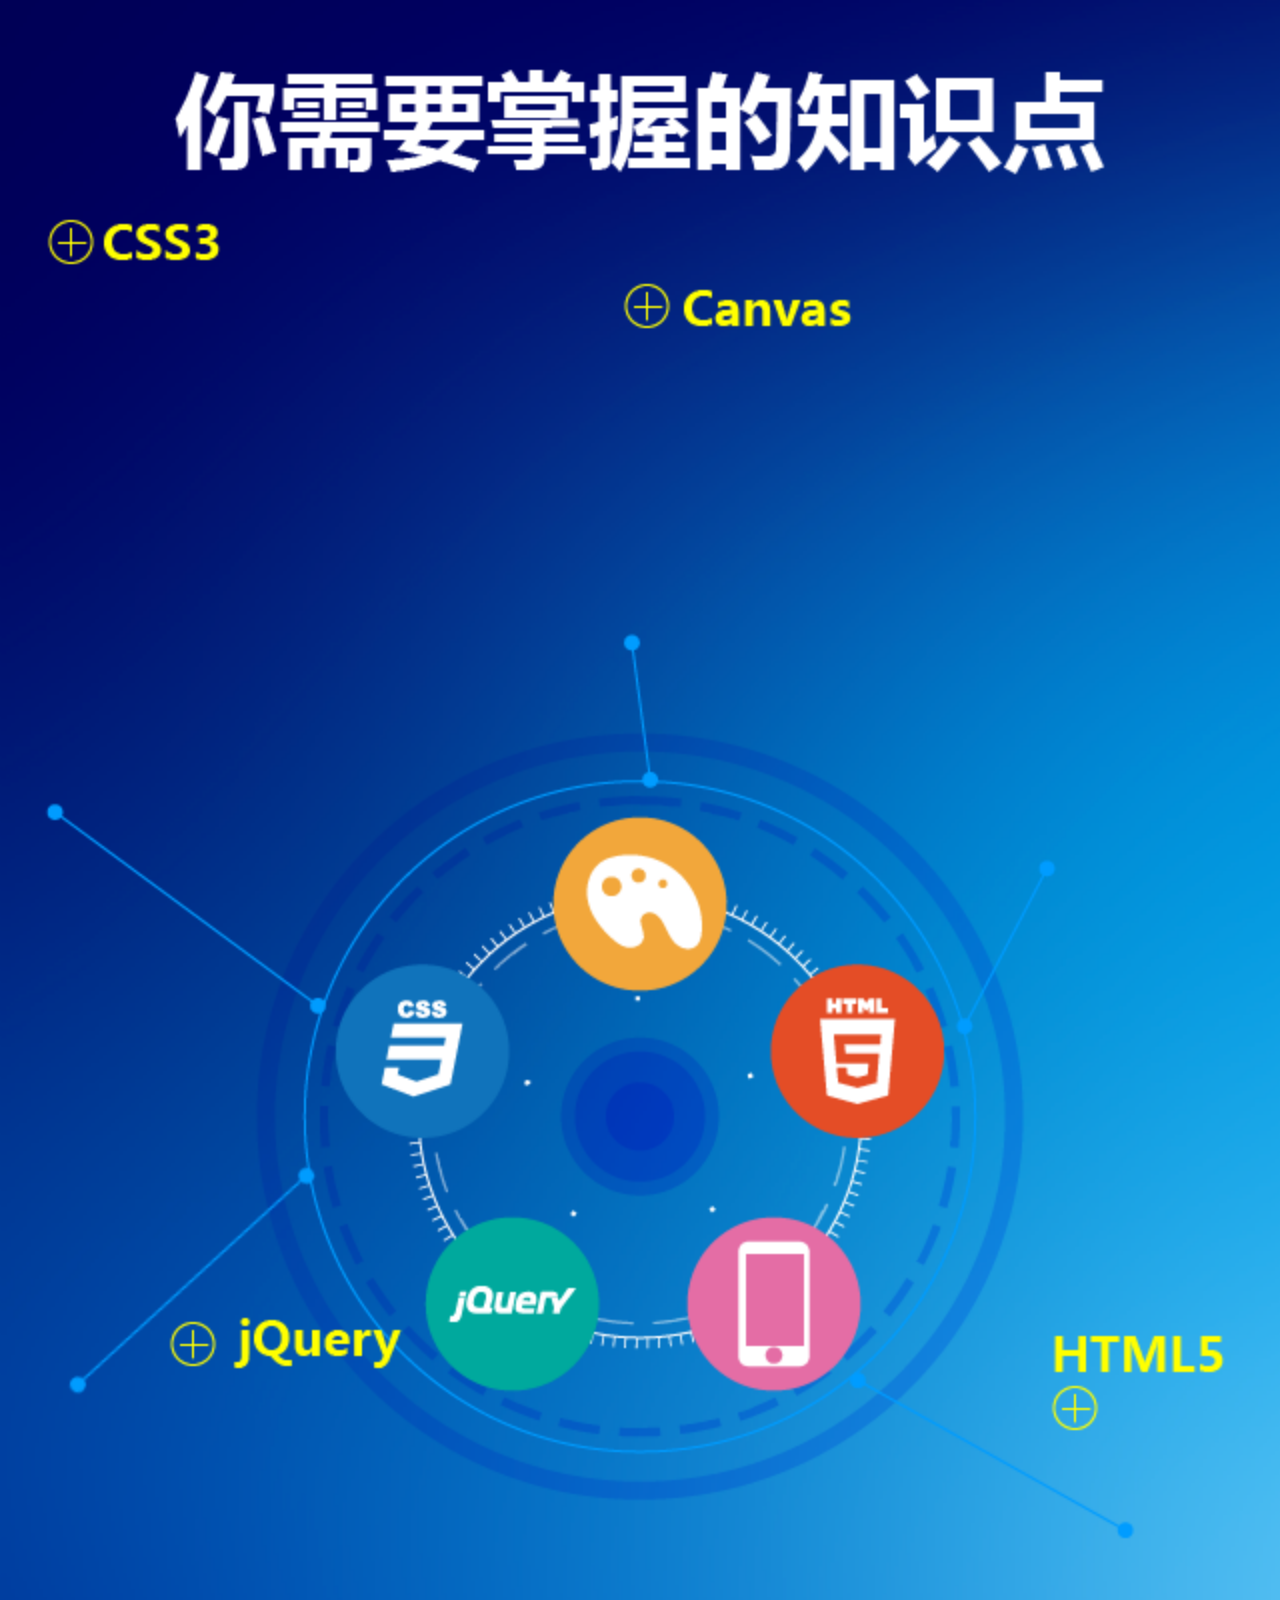
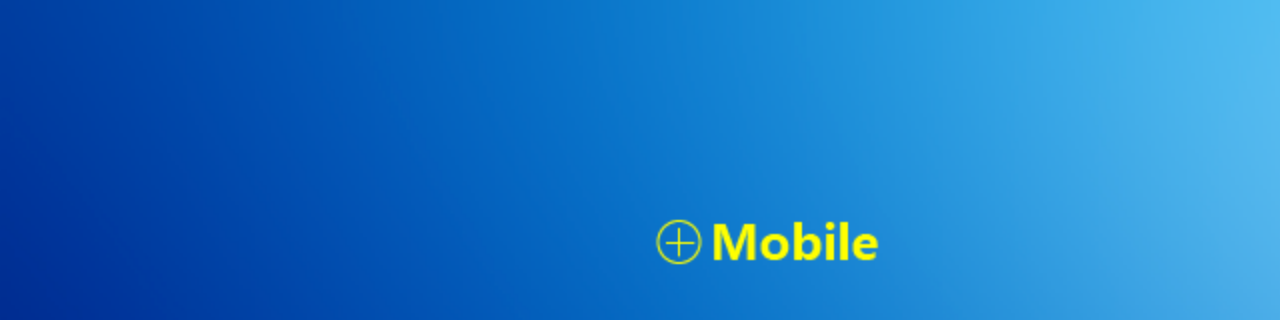
<file: 移动端/上下场景转换/index.html>
<!DOCTYPE html>
<html lang="en">
<head>
    <meta charset="UTF-8">
    <meta name="viewport"
          content="width=device-width, user-scalable=no, initial-scale=1.0, maximum-scale=1.0, minimum-scale=1.0">
    <title>Title</title>
    <link rel="stylesheet" href="index.css">
</head>
<body>

<div id="main">
    <ul id="list">
        <li></li>
        <li></li>
        <li></li>
        <li></li>
    </ul>
</div>




<script src="index.js"></script>
</body>
</html>
</file>
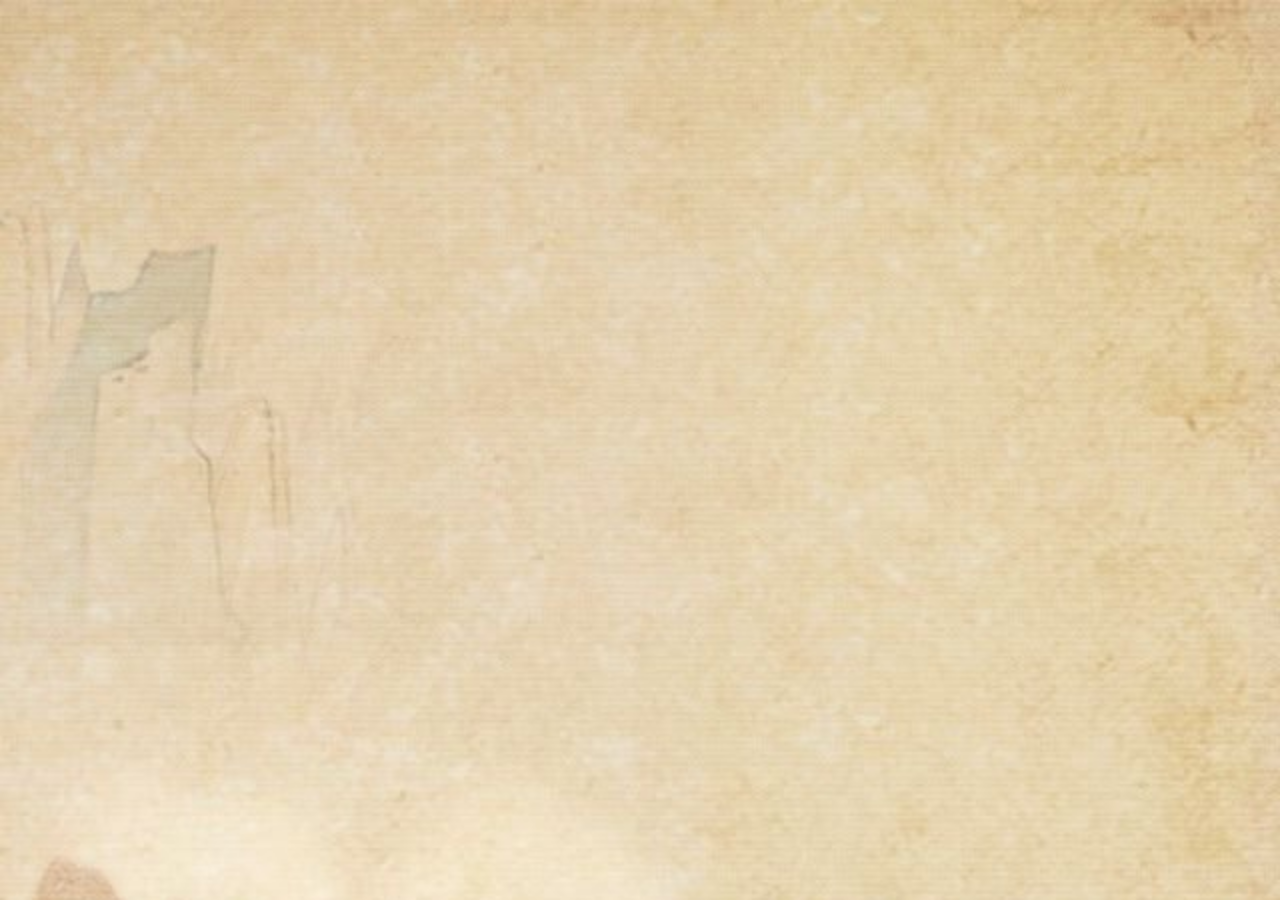
<file: 移动端/微信场景应用/index.html>
<!DOCTYPE html>
<html>
<head>
    <meta charset="UTF-8">
    <meta name="viewport"
          content="width=device-width, user-scalable=no, initial-scale=1.0, maximum-scale=1.0, minimum-scale=1.0"/>
    <meta name="format-detection" content="telephone=no"/>
    <meta name="apple-mobile-web-app-capable" content="yes"/>
    <meta name="apple-mobile-web-app-status-bar-style" content="black"/>
    <title>珠峰培训</title>
    <link charset="utf-8" type="text/css" rel="stylesheet" href="css/reset.min.css"/>
    <link charset="utf-8" type="text/css" rel="stylesheet" href="css/swiper.min.css"/>
    <link charset="utf-8" type="text/css" rel="stylesheet" href="css/index.css"/>
</head>
<body>
<section class="music" id="music">
    <!--
        preload:auto(默认值) 加载页面的时候就开始下载整个音频文件了  metadata开始加载页面的时候只是把头部基本信息加载下来  none开始加载页面的时候什么都不下载,只有播放的时候才开始下载(平时应该都用none,这样打开页面速度不会变慢)
        loop:播放完成后重复继续播放
        autoplay:自动播放

        音频文件支持三种格式:mp3、wav、ogg,但是每一种格式都有个别浏览器不支持,所以想让支持的完善,我们需要准备三种音频格式
        移动端我们一般使用MP3的格式就可以了
    -->
    <audio id="musicAudio" preload="none" loop src="audioFile/beyond.mp3"/>
    <!-- <audio id="musicAudio" preload="metadata" loop autoplay>
         <source src="xxx.mp3" type="audio/mpeg"/>
         <source src="xxx.wav" type="audio/wav"/>
         <source src="xxx.ogg" type="audio/ogg"/>
     </audio>-->
</section>
<section class="swiper-container">
    <div class="swiper-wrapper">
        <div class="swiper-slide page1">
            <img src="img/page1-text4.png"/>
            <img src="img/page1-text3.png"/>
            <img src="img/page1-text2.png"/>
            <img src="img/page1-text1.png"/>
        </div>
        <div class="swiper-slide page2">
            <img src="img/page2-text1.png"/>
            <img src="img/page2-text2.png"/>
            <img src="img/page2-text3.png"/>
            <img src="img/page2-text4.png"/>
        </div>
    </div>
</section>

<script charset="utf-8" type="text/javascript" src="js/swiper.min.js"></script>
<script charset="utf-8" type="text/javascript" src="js/fastClick.js"></script>
<script charset="utf-8" type="text/javascript" src="js/index.js"></script>
</body>
</html>
</file>
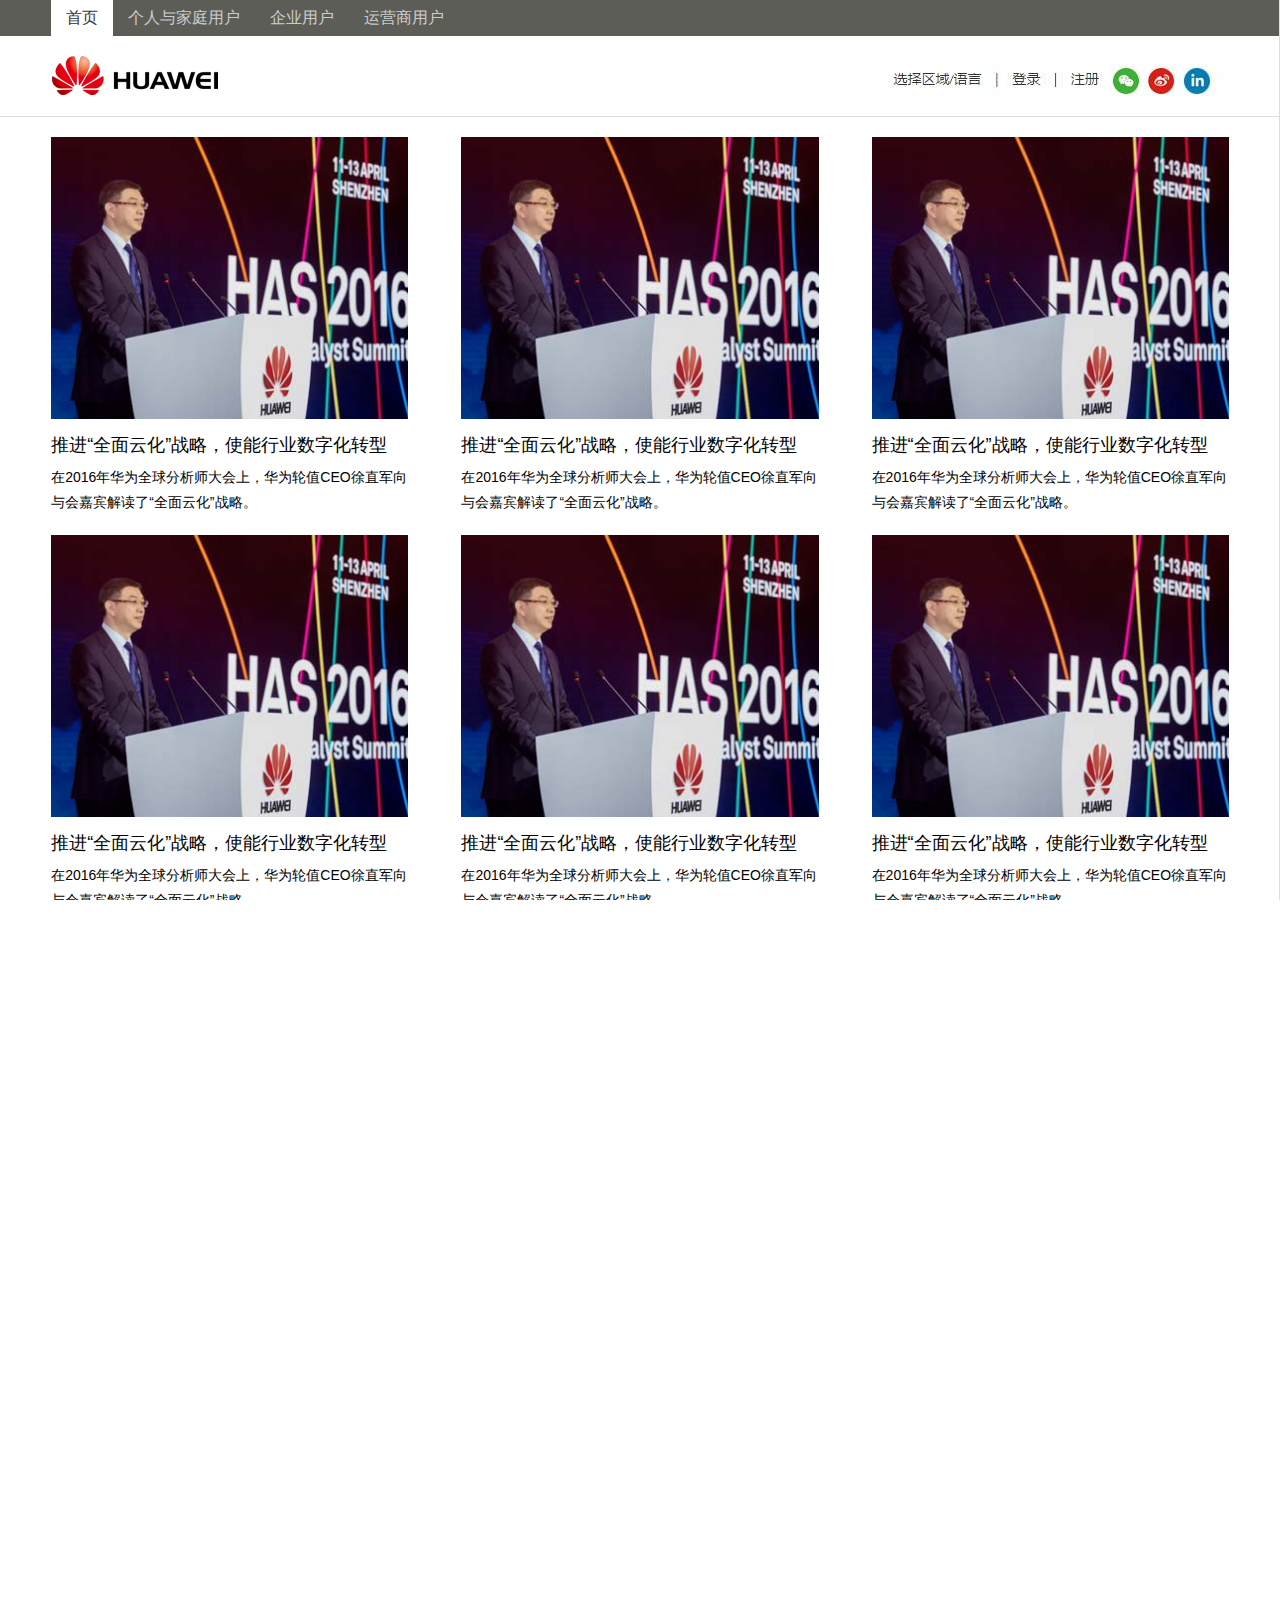
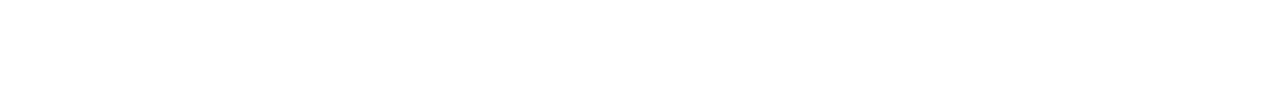
<file: 移动端/微信场景应用/demo1/index.html>
<!DOCTYPE html>
<html>
<head>
    <meta charset="UTF-8">
    <meta name="viewport"
          content="width=device-width, user-scalable=no, initial-scale=1.0, maximum-scale=1.0, minimum-scale=1.0"/>
    <meta name="format-detection" content="telephone=no"/>
    <meta name="apple-mobile-web-app-capable" content="yes"/>
    <meta name="apple-mobile-web-app-status-bar-style" content="black"/>
    <title>珠峰培训</title>
    <link charset="utf-8" type="text/css" rel="stylesheet" href="css/reset.min.css"/>
    <link charset="utf-8" type="text/css" rel="stylesheet" href="css/index.css"/>
    <!--[if lt IE 9]>
    <script type="text/javascript" src="js/html5.min.js"></script>
    <![endif]-->
</head>
<body>
<section class="box" id="box">
    <div class="con">
        <!--头部-->
        <div class="top">
            <nav class="nav" id="nav">
                <ul class="clear">
                    <li class="bg"><a href="#">首页</a></li>
                    <li><a href="#">个人与家庭用户</a></li>
                    <li><a href="#">企业用户</a></li>
                    <li><a href="#">运营商用户</a></li>
                </ul>
            </nav>
            <header class="header" id="header">
                <div>
                    <img src="img/logo.png" class="logo"/>
                    <img src="img/top-lan.jpg" class="login"/>
                </div>
            </header>
            <header class="headerSmall" id="headerSmall">
                <div>
                    <img src="img/logo.png" class="logo"/>
                    <img src="img/menu.png" class="menu" id="navMenu"/>
                    <img src="img/search.png" class="search"/>
                </div>
            </header>
        </div>

        <!--产品列表-->
        <ul class="proList clear" id="proList">
            <li class="proLi1">
                <img src="img/has2016_1.jpg"/>

                <p class="title">推进“全面云化”战略，使能行业数字化转型</p>

                <p class="des">在2016年华为全球分析师大会上，华为轮值CEO徐直军向与会嘉宾解读了“全面云化”战略。</p>
            </li>
            <li class="proLi2">
                <img src="img/has2016_1.jpg"/>

                <p class="title">推进“全面云化”战略，使能行业数字化转型</p>

                <p class="des">在2016年华为全球分析师大会上，华为轮值CEO徐直军向与会嘉宾解读了“全面云化”战略。</p>
            </li>
            <li class="proLi3">
                <img src="img/has2016_1.jpg"/>

                <p class="title">推进“全面云化”战略，使能行业数字化转型</p>

                <p class="des">在2016年华为全球分析师大会上，华为轮值CEO徐直军向与会嘉宾解读了“全面云化”战略。</p>
            </li>
            <li class="proLi1">
                <img src="img/has2016_1.jpg"/>

                <p class="title">推进“全面云化”战略，使能行业数字化转型</p>

                <p class="des">在2016年华为全球分析师大会上，华为轮值CEO徐直军向与会嘉宾解读了“全面云化”战略。</p>
            </li>
            <li class="proLi2">
                <img src="img/has2016_1.jpg"/>

                <p class="title">推进“全面云化”战略，使能行业数字化转型</p>

                <p class="des">在2016年华为全球分析师大会上，华为轮值CEO徐直军向与会嘉宾解读了“全面云化”战略。</p>
            </li>
            <li class="proLi3">
                <img src="img/has2016_1.jpg"/>

                <p class="title">推进“全面云化”战略，使能行业数字化转型</p>

                <p class="des">在2016年华为全球分析师大会上，华为轮值CEO徐直军向与会嘉宾解读了“全面云化”战略。</p>
            </li>
            <li class="proLi1">
                <img src="img/has2016_1.jpg"/>

                <p class="title">推进“全面云化”战略，使能行业数字化转型</p>

                <p class="des">在2016年华为全球分析师大会上，华为轮值CEO徐直军向与会嘉宾解读了“全面云化”战略。</p>
            </li>
            <li class="proLi2">
                <img src="img/has2016_1.jpg"/>

                <p class="title">推进“全面云化”战略，使能行业数字化转型</p>

                <p class="des">在2016年华为全球分析师大会上，华为轮值CEO徐直军向与会嘉宾解读了“全面云化”战略。</p>
            </li>
            <li class="proLi3">
                <img src="img/has2016_1.jpg"/>

                <p class="title">推进“全面云化”战略，使能行业数字化转型</p>

                <p class="des">在2016年华为全球分析师大会上，华为轮值CEO徐直军向与会嘉宾解读了“全面云化”战略。</p>
            </li>
            <li class="proLi1">
                <img src="img/has2016_1.jpg"/>

                <p class="title">推进“全面云化”战略，使能行业数字化转型</p>

                <p class="des">在2016年华为全球分析师大会上，华为轮值CEO徐直军向与会嘉宾解读了“全面云化”战略。</p>
            </li>
            <li class="proLi2">
                <img src="img/has2016_1.jpg"/>

                <p class="title">推进“全面云化”战略，使能行业数字化转型</p>

                <p class="des">在2016年华为全球分析师大会上，华为轮值CEO徐直军向与会嘉宾解读了“全面云化”战略。</p>
            </li>
            <li class="proLi3">
                <img src="img/has2016_1.jpg"/>

                <p class="title">推进“全面云化”战略，使能行业数字化转型</p>

                <p class="des">在2016年华为全球分析师大会上，华为轮值CEO徐直军向与会嘉宾解读了“全面云化”战略。</p>
            </li>
        </ul>
    </div>
    <div class="rightMenu" id="rightMenu">
        <h2>
            <span>首页</span>
            <i id="rightMenuClose"></i>
        </h2>
        <ul>
            <li>个人与家庭用户<i></i></li>
            <li>企业用户<i></i></li>
            <li>运营商用户<i></i></li>
            <li>行业洞察</li>
            <li>解决方法</li>
            <li>服务与产品</li>
            <li>技术支持</li>
        </ul>
    </div>
</section>
<script charset="utf-8" type="text/javascript" src="js/fastClick.js"></script>
<script type="text/javascript">
    //->在PC端的点击事件使用CLICK,但是在移动端点击事件使用CLICK有一个问题：当点击触发的时候到浏览器反映过来执行对应绑定的方法,会存在一个300ms延迟的问题(因为移动端的浏览器有一个机制,它会在第一次触发结束后等到300ms,看是否还有第二次的触发,如果有的话是双击而不是单击,没有的话才认为是单击CLICK)
    //->为了解决移动端使用click带来的延迟问题,我们可以调用fastClick.js这个插件
    var myFast = FastClick.attach(document.body);//->把页面中所有用click事件用touch事件模型代替，从而解决300ms延迟问题

    var oBox = document.getElementById("box"),
            navMenu = document.getElementById("navMenu"),
            rightMenu = document.getElementById("rightMenu"),
            rightMenuClose = document.getElementById("rightMenuClose");
    var proList = document.getElementById("proList"),
            proLis = proList.getElementsByTagName("li"),
            imgList = proList.getElementsByTagName("img");
    var nav = document.getElementById("nav"),
            header = document.getElementById("header"),
            headerSmall = document.getElementById("headerSmall");

    rightMenuClose.onclick = function () {
        oBox.style.left = "0";
        rightMenu.style.boxShadow = "";
        navMenu.flag = false;
        document.body.style.overflowY = "auto";
    };
    navMenu.onclick = function () {
        //->让其隐藏
        if (this.flag) {
            oBox.style.left = "0";
            rightMenu.style.boxShadow = "";
            this.flag = false;
            document.body.style.overflowY = "auto";
            return;
        }
        //->让其显示
        var winW = document.documentElement.clientWidth || document.body.clientWidth;
        if (winW <= 770) {
            oBox.style.left = "-100%";
            return;
        }
        oBox.style.left = "-50%";
        rightMenu.style.boxShadow = "-5px 0 10px 0 #ddd";
        this.flag = true;
        document.body.style.overflowY = "hidden";
    };

    window.onresize = function () {//根据浏览器尺寸改变的大小，指定该函数
        var winW = document.documentElement.clientWidth || document.body.clientWidth;
        //->在IE6~8下需要把所有用@media实现的在JS中实现一遍,因为@media不兼容
        if (/MSIE\s+(6|7|8)/i.test(window.navigator.userAgent)) {
            if (winW <= 960) {
                nav.style.display = header.style.display = "none";
                headerSmall.style.display = "block";
            } else {
                nav.style.display = header.style.display = "block";
                headerSmall.style.display = "none";
            }

            if (winW <= 770) {
                rightMenu.style.right = "-100%";
                rightMenu.style.width = "100%";

                proList.style.margin = "0 15px";
                for (var i = 0; i < proLis.length; i++) {
                    proLis[i].style.width = "100%";
                    proLis[i].style.padding = "0";
                }
            } else {
                rightMenu.style.right = "-50%";
                rightMenu.style.width = "50%";

                proList.style.margin = "0 4%";
                for (var i = 0; i < proLis.length; i++) {
                    proLis[i].style.width = "30.333%";
                    if (i % 3 === 0) {
                        proLis[i].style.paddingRight = "3%";
                    } else if (i % 3 === 2) {
                        proLis[i].style.paddingLeft = "3%";
                    } else {
                        proLis[i].style.padding = "0 1.5%";
                    }
                }
            }
        }
        changeImgHeight();
    };

    //->控制页面中的图片随着屏幕的缩放宽高进行适配
    changeImgHeight();
    function changeImgHeight() {
        var scale = 360 / 284;//图片的宽高比，根据这个控制图片的高度变化，因为宽度控制的是百分比，
        // 所以这里就让高度跟着宽度变化就行了
        for (var i = 0; i < imgList.length; i++) {
            var curImg = imgList[i];
            var curImgW = getCss(curImg, "width");
            curImg.style.height = curImgW / scale + "px";
        }
    }

    function getCss(curEle, attr) {
        //->我们给元素设置一个百分比宽度,标准浏览器获取的值是经过计算的PX值,而IE6~8下获取的是设置的百分比值
        if (window.getComputedStyle) {
            return parseFloat(window.getComputedStyle(curEle, null)[attr]);
        }
        var winW = document.documentElement.clientWidth || document.body.clientWidth;
        if (winW > 770) {
            return (winW - winW * 0.08) * 0.30333;
        }
        return winW - 15 - 15;
    }
</script>
</body>
</html>
</file>
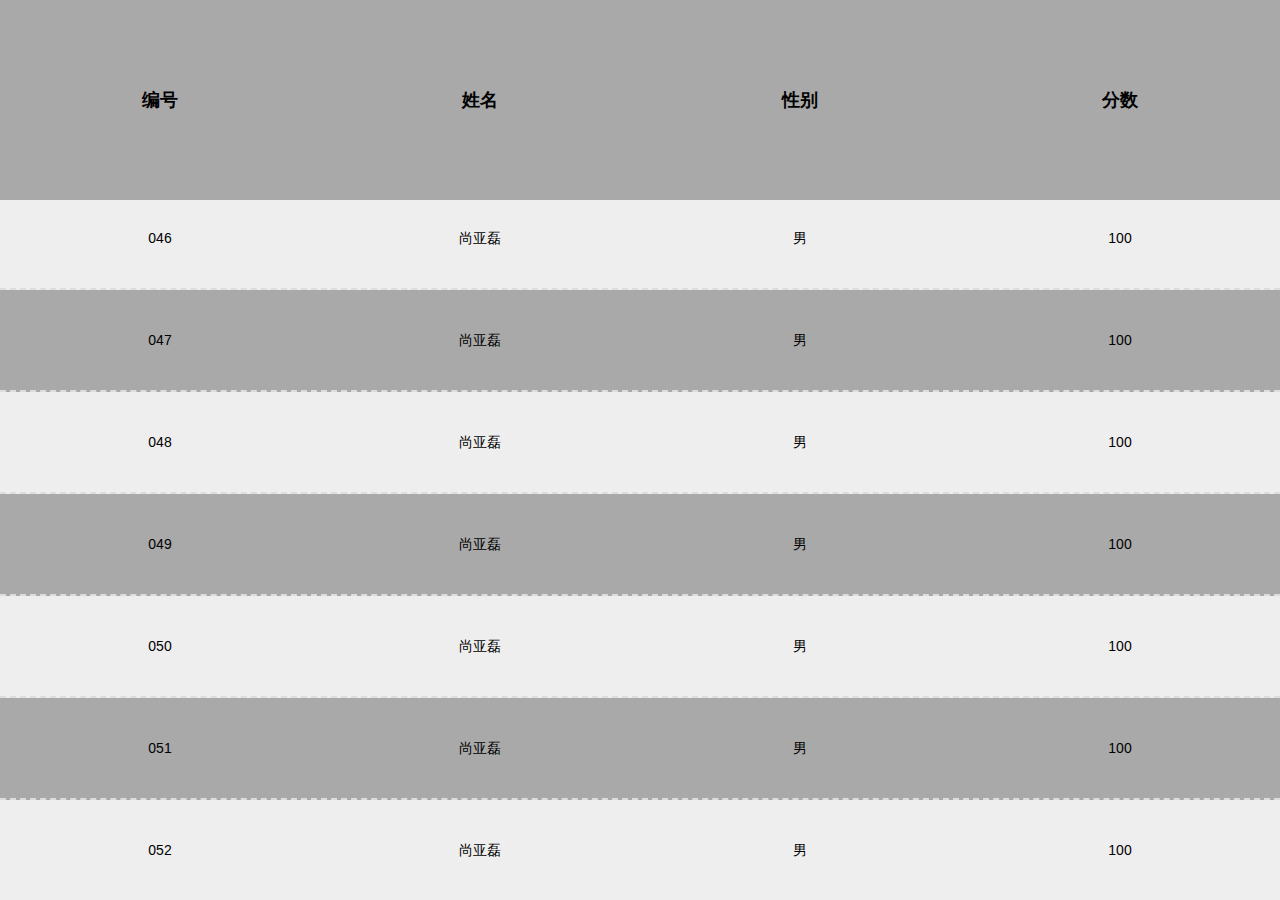
<file: 移动端/ISCROLL/iscroll.html>
<!DOCTYPE html>
<html lang="en">
<head>
    <meta charset="UTF-8">
    <meta name="viewport"
          content="width=device-width, user-scalable=no, initial-scale=1.0, maximum-scale=1.0, minimum-scale=1.0">
    <title>Title</title>
    <link rel="stylesheet" href="lib/reset.min.css">
    <style>
        html,body{
            width: 100%;
            height:100%;
            overflow: hidden;
            color:#000;
            font-size:14px;
        }
        html{
            font-size:100px;
        }
        .header{
            height: 1rem;
            line-height:1rem;
            background-color: darkgrey;
        }
        .header span{
            float: left;
            width: 25%;
            text-align: center;
        }
        /*加了iscroll后外部容器的样式*/
        .content{
            /*让它与头部分离*/
            overflow: hidden;
            /*控制滚动条，不让它跑出容器*/
            position: relative;
            background:blue;
        }
        .content ul{
            background: darkgrey;
        }
        .content ul li{
            height: .5rem;
            line-height:.5rem;
            border-bottom: .01rem dashed #dddddd;
        }
        .content li:last-child{
            border-bottom: none;
        }
        .content li:nth-child(even){
            background: #eee;
        }
        .content li span{
            float: left;
            width: 25%;
            text-align: center;
        }
        /*设置滚动条的样式*/
        .iScrollIndicator{
            opacity: .5;
        }

    </style>
    <script>
        var desW=640;
        var winW=document.documentElement.clientWidth;
        var ratio=winW/desW;

        document.documentElement.style.fontSize=ratio*100+"px";

    </script>
</head>
<body>

<header class="header">
    <h1>
        <span>编号</span>
        <span>姓名</span>
        <span>性别</span>
        <span>分数</span>
    </h1>
</header>
<section class="content">
    <ul>
         <li>
             <span>001</span>
             <span>尚亚磊</span>
             <span>男</span>
             <span>100</span>
         </li>
        <li>
            <span>002</span>
            <span>尚亚磊</span>
            <span>男</span>
            <span>100</span>
        </li>
        <li>
            <span>003</span>
            <span>尚亚磊</span>
            <span>男</span>
            <span>100</span>
        </li>
        <li>
            <span>004</span>
            <span>尚亚磊</span>
            <span>男</span>
            <span>100</span>
        </li>
        <li>
            <span>005</span>
            <span>尚亚磊</span>
            <span>男</span>
            <span>100</span>
        </li>
        <li>
            <span>006</span>
            <span>尚亚磊</span>
            <span>男</span>
            <span>100</span>
        </li>
        <li>
            <span>007</span>
            <span>尚亚磊</span>
            <span>男</span>
            <span>100</span>
        </li>
        <li>
            <span>008</span>
            <span>尚亚磊</span>
            <span>男</span>
            <span>100</span>
        </li>
        <li>
            <span>009</span>
            <span>尚亚磊</span>
            <span>男</span>
            <span>100</span>
        </li>
        <li>
            <span>010</span>
            <span>尚亚磊</span>
            <span>男</span>
            <span>100</span>
        </li>
        <li>
            <span>011</span>
            <span>尚亚磊</span>
            <span>男</span>
            <span>100</span>
        </li>
        <li>
            <span>012</span>
            <span>尚亚磊</span>
            <span>男</span>
            <span>100</span>
        </li>
        <li>
            <span>013</span>
            <span>尚亚磊</span>
            <span>男</span>
            <span>100</span>
        </li>
        <li>
            <span>014</span>
            <span>尚亚磊</span>
            <span>男</span>
            <span>100</span>
        </li>
        <li>
            <span>015</span>
            <span>尚亚磊</span>
            <span>男</span>
            <span>100</span>
        </li>
        <li>
            <span>016</span>
            <span>尚亚磊</span>
            <span>男</span>
            <span>100</span>
        </li>
        <li>
            <span>017</span>
            <span>尚亚磊</span>
            <span>男</span>
            <span>100</span>
        </li>
        <li>
            <span>018</span>
            <span>尚亚磊</span>
            <span>男</span>
            <span>100</span>
        </li>
        <li>
            <span>019</span>
            <span>尚亚磊</span>
            <span>男</span>
            <span>100</span>
        </li>
        <li>
            <span>020</span>
            <span>尚亚磊</span>
            <span>男</span>
            <span>100</span>
        </li>
        <li>
            <span>021</span>
            <span>尚亚磊</span>
            <span>男</span>
            <span>100</span>
        </li>
        <li>
            <span>022</span>
            <span>尚亚磊</span>
            <span>男</span>
            <span>100</span>
        </li>
        <li>
            <span>023</span>
            <span>尚亚磊</span>
            <span>男</span>
            <span>100</span>
        </li>
        <li>
            <span>024</span>
            <span>尚亚磊</span>
            <span>男</span>
            <span>100</span>
        </li>
        <li>
            <span>025</span>
            <span>尚亚磊</span>
            <span>男</span>
            <span>100</span>
        </li>
        <li>
            <span>026</span>
            <span>尚亚磊</span>
            <span>男</span>
            <span>100</span>
        </li>
        <li>
            <span>027</span>
            <span>尚亚磊</span>
            <span>男</span>
            <span>100</span>
        </li>
        <li>
            <span>028</span>
            <span>尚亚磊</span>
            <span>男</span>
            <span>100</span>
        </li>
        <li>
            <span>029</span>
            <span>尚亚磊</span>
            <span>男</span>
            <span>100</span>
        </li>
        <li>
            <span>030</span>
            <span>尚亚磊</span>
            <span>男</span>
            <span>100</span>
        </li>
        <li>
            <span>031</span>
            <span>尚亚磊</span>
            <span>男</span>
            <span>100</span>
        </li>
        <li>
            <span>032</span>
            <span>尚亚磊</span>
            <span>男</span>
            <span>100</span>
        </li>
        <li>
            <span>033</span>
            <span>尚亚磊</span>
            <span>男</span>
            <span>100</span>
        </li>
        <li>
            <span>034</span>
            <span>尚亚磊</span>
            <span>男</span>
            <span>100</span>
        </li>
        <li>
            <span>035</span>
            <span>尚亚磊</span>
            <span>男</span>
            <span>100</span>
        </li>
        <li>
            <span>036</span>
            <span>尚亚磊</span>
            <span>男</span>
            <span>100</span>
        </li>
        <li>
            <span>037</span>
            <span>尚亚磊</span>
            <span>男</span>
            <span>100</span>
        </li>
        <li>
            <span>038</span>
            <span>尚亚磊</span>
            <span>男</span>
            <span>100</span>
        </li>
        <li>
            <span>039</span>
            <span>尚亚磊</span>
            <span>男</span>
            <span>100</span>
        </li>
        <li>
            <span>040</span>
            <span>尚亚磊</span>
            <span>男</span>
            <span>100</span>
        </li>
        <li>
            <span>041</span>
            <span>尚亚磊</span>
            <span>男</span>
            <span>100</span>
        </li>
        <li>
            <span>042</span>
            <span>尚亚磊</span>
            <span>男</span>
            <span>100</span>
        </li>
        <li>
            <span>043</span>
            <span>尚亚磊</span>
            <span>男</span>
            <span>100</span>
        </li>
        <li>
            <span>044</span>
            <span>尚亚磊</span>
            <span>男</span>
            <span>100</span>
        </li>
        <li>
            <span>045</span>
            <span>尚亚磊</span>
            <span>男</span>
            <span>100</span>
        </li>
        <li>
            <span>046</span>
            <span>尚亚磊</span>
            <span>男</span>
            <span>100</span>
        </li>
        <li>
            <span>047</span>
            <span>尚亚磊</span>
            <span>男</span>
            <span>100</span>
        </li>
        <li>
            <span>048</span>
            <span>尚亚磊</span>
            <span>男</span>
            <span>100</span>
        </li>
        <li>
            <span>049</span>
            <span>尚亚磊</span>
            <span>男</span>
            <span>100</span>
        </li>
        <li>
            <span>050</span>
            <span>尚亚磊</span>
            <span>男</span>
            <span>100</span>
        </li>
        <li>
            <span>051</span>
            <span>尚亚磊</span>
            <span>男</span>
            <span>100</span>
        </li>
        <li>
            <span>052</span>
            <span>尚亚磊</span>
            <span>男</span>
            <span>100</span>
        </li>
    </ul>
</section>

<script src="lib/iscroll-5.1.3.min.js"></script>
<script src="lib/zepto.min.js"></script>
<script>
//iscroll.js是局部滚动插件，不用再使用定位
//它只对实例的第一个容器实现滚动，也就是它里面只能有一个子元素
//1.首先确定滚动区域的高度
//无论是横向还是竖向滚动，都需要把最外层的高度和宽度设置好
var $content=$('.content');
var $header=$('.header');
$content.css('height',document.documentElement.clientHeight-$header[0].offsetHeight);

//创建iscroll的实例
var myIscroll= new IScroll('.content',{
    //显示滚动条,默认是不显示的
    scrollbars:true,
    //支持鼠标滚动
    mouseWheel:true,
    //禁止边界反弹
    bounce:true,
    //滚动条渐隐渐现
    fadeScrollbars:true,
    //iscroll为了防止用户滑动过程中的误操作
    //禁止了所有的click事件，开启即可
    click:true
});

//当滚动区域的内容发生改变的时候，我们
//让当前实例刷新一下，这样的话滚动区域的相关值都会
//跟着重新计算(滚动条会根据数据的多少变化)
myIscroll.refresh();

//用多长时间滚动到某个元素的具体位置
//myIscroll.scrollToElement(ele,time);
//myIscroll.scrollTo(x,Y,time);
//myIscroll.scrollTo(0,50,300);
//滚动到最后一个元素
var $li=$content.find('li');
myIscroll.scrollToElement($li[$li.length-1],300);





</script>


</body>
</html>
</file>
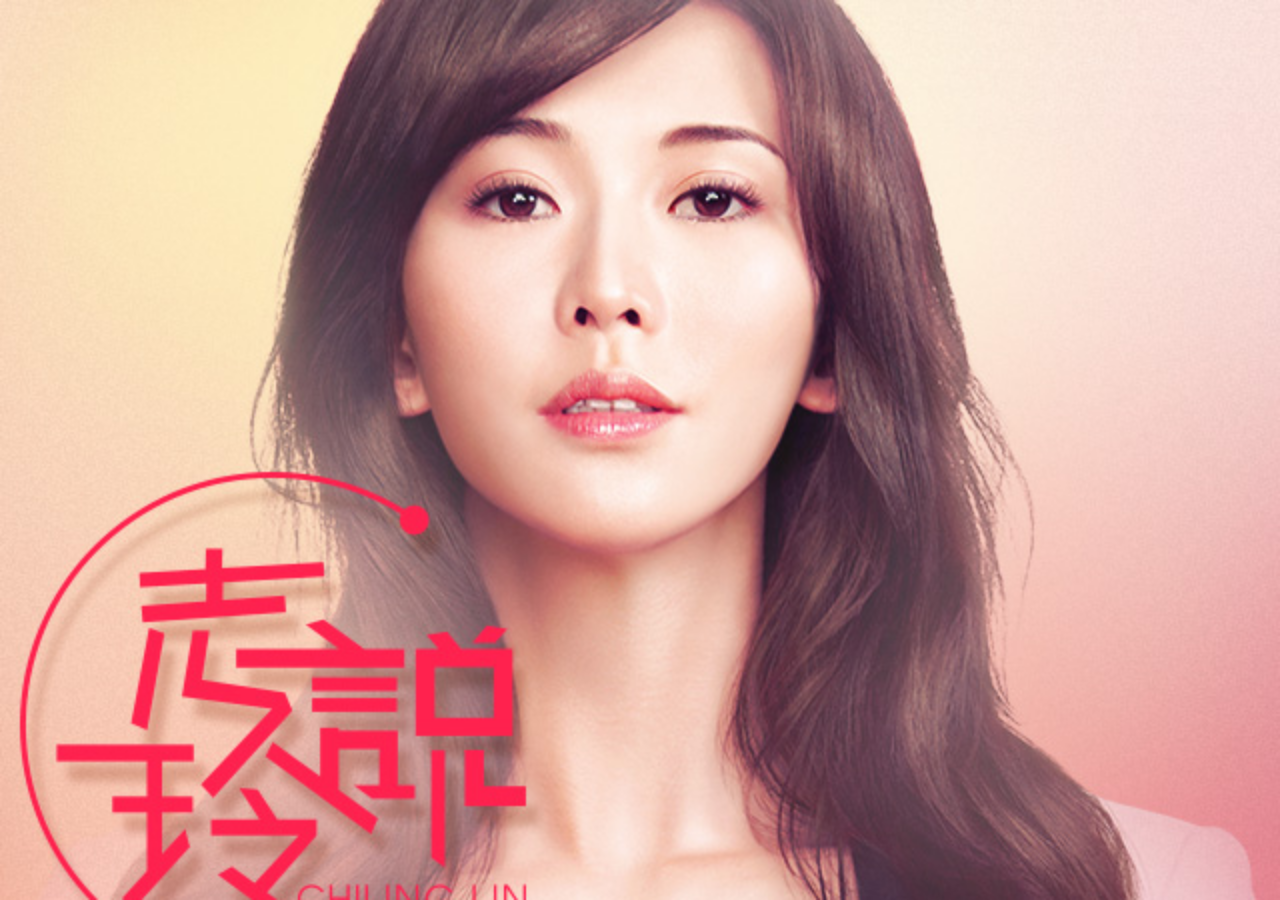
<file: 移动端/SWIPER/3D.html>
<!DOCTYPE html>
<html>
<head>
    <meta charset="UTF-8">
    <meta name="viewport"
          content="width=device-width, user-scalable=no, initial-scale=1.0, maximum-scale=1.0, minimum-scale=1.0"/>
    <meta name="format-detection" content="telephone=no"/>
    <meta name="apple-mobile-web-app-capable" content="yes"/>
    <meta name="apple-mobile-web-app-status-bar-style" content="black"/>
    <title>珠峰培训</title>
    <link charset="utf-8" type="text/css" rel="stylesheet" href="css/reset.min.css"/>
    <link charset="utf-8" type="text/css" rel="stylesheet" href="css/swiper.min.css"/>
    <style type="text/css">
        html, body {
            width: 100%;
            height: 100%;
            overflow: hidden;
        }

        .swiper-container {
            height: 100%;
        }

        .swiper-wrapper {
            -webkit-perspective: 1200px;
            perspective: 1200px;
        }

        .swiper-slide {
            position: relative;
            height: 100%;
            overflow: hidden;

            -webkit-transform-style: preserve-3d;
            transform-style: preserve-3d;
        }

        .bg1 {
            background: url("img/zhiling1.jpg") no-repeat;
            background-size: cover;
        }

        .bg2 {
            background: url("img/zhiling2.jpg") no-repeat;
            background-size: cover;
        }

        .bg3 {
            background: url("img/zhiling3.jpg") no-repeat;
            background-size: cover;
        }
    </style>
</head>
<body>
<div class="swiper-container">
    <div class="swiper-wrapper">
        <div class="swiper-slide bg1"></div>
        <div class="swiper-slide bg2"></div>
        <div class="swiper-slide bg3"></div>
    </div>
</div>
<script charset="utf-8" type="text/javascript" src="js/swiper.min.js"></script>
<script type="text/javascript">
    var s = new Swiper(".swiper-container", {
        loop: true,
        direction: 'vertical',
        lazyLoading: true,
        lazyLoadingInPrevNext: true,
        watchSlidesProgress: true,
        //->初始化SWIPER完成:由于设置了LOOP所以初始显示第二个SLIDE,STEP赋值为1
        onInit: function (swiper) {
            swiper.step = 1;
        },
        onProgress: function (swiper) {
            var slideAry = swiper.slides;//->获取所有的SLIDE,结果是一个数组
            [].forEach.call(slideAry, function (slide, index) {
                //->获取slide的progress值:活动的那个为0，其他的依次减1
                var progress = slide.progress,
                        translate = progress * swiper.height * 0.8,
                        scale = 1 - Math.min(Math.abs(progress * 0.2), 1);

                if (index == swiper.step) {
                    slide.style.webkitTransform = "translate3d(0," + translate + "px,0) scale(" + scale + ")";
                    slide.style.zIndex = 0;
                } else {
                    slide.style.webkitTransform = "";
                    slide.style.zIndex = 1;
                }

            });
        },
        //->过渡动画运动完成(SLIDE切换至一半时该属性值变换):记录当前活动块的索引
        onTransitionEnd: function (swiper) {
            swiper.step = swiper.activeIndex;
            if (swiper.step == swiper.slides.length - 1) {
                //->Swiper切换到指定slide:index:必选，num，指定将要切换到的slide的索引;speed:可选，num(单位ms)，切换速度;runCallbacks:可选，boolean，设置为false时不会触发onSlideChange回调函数
                swiper.slideTo(1, 0, false);
                swiper.step = 1;
            }

            if (swiper.step == 0) {
                swiper.slideTo(3, 0, false);
                swiper.step = 3;
            }

            [].forEach.call(swiper.slides, function (slide, index) {
                slide.style.webkitTransform = "";
                slide.style.zIndex = 1;
            });
        },
        //->每次当swiper开始过渡动画时持续执行
        onSetTransition: function (swiper, speed) {
            [].forEach.call(swiper.slides, function (slide, index) {
                slide.style.webkitTransition = "all " + speed + "ms linear 0s";
            });
        }
    });
</script>
</body>
</html>
</file>
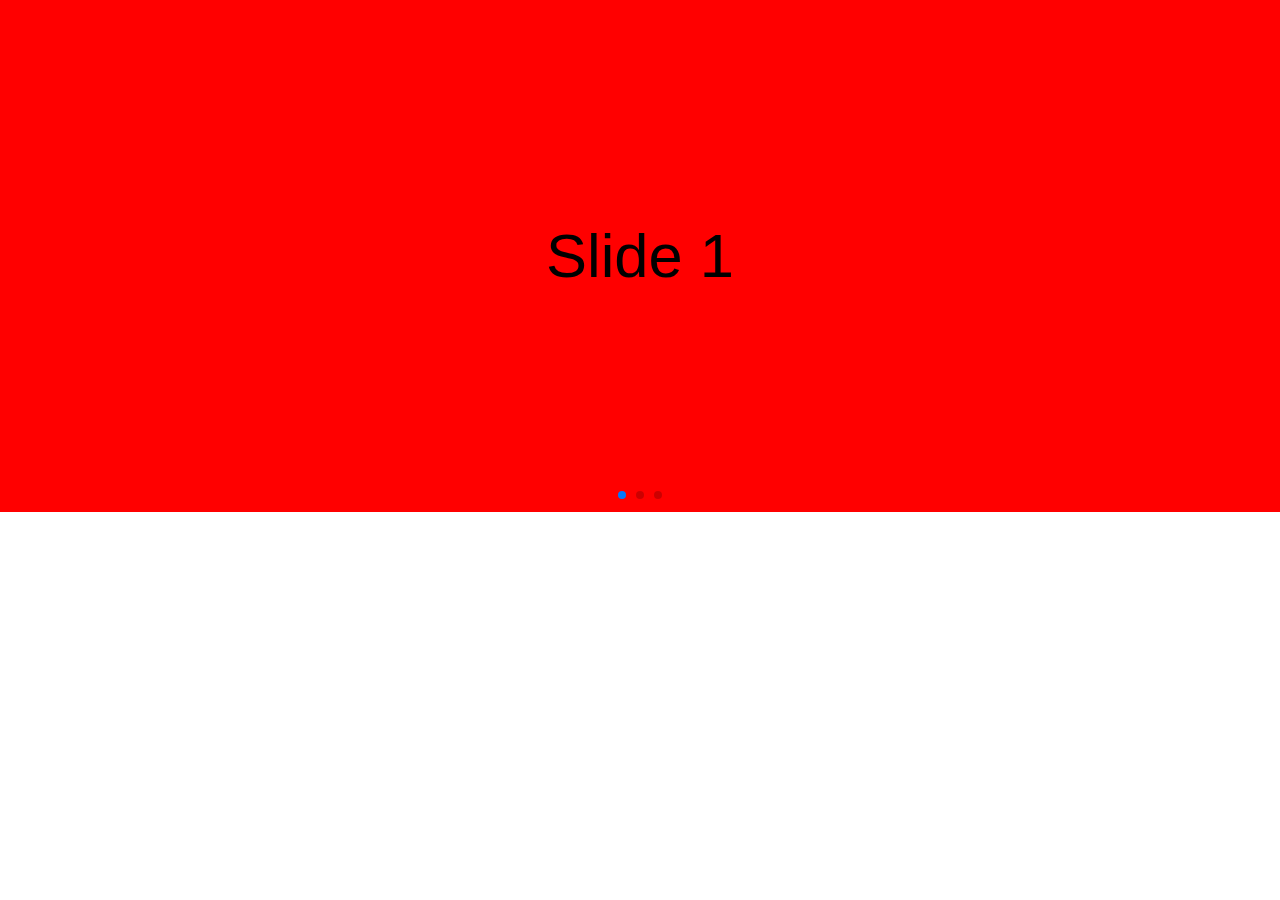
<file: 移动端/SWIPER/4、swiper.html>
<!DOCTYPE html>
<html>
<head>
    <meta charset="UTF-8">
    <meta name="viewport"
          content="width=device-width, user-scalable=no, initial-scale=1.0, maximum-scale=1.0, minimum-scale=1.0"/>
    <title>珠峰培训</title>
    <link charset="utf-8" type="text/css" rel="stylesheet" href="css/reset.min.css"/>
    <link charset="utf-8" type="text/css" rel="stylesheet" href="css/swiper.min.css"/>
    <style type="text/css">
        html, body {
            width: 100%;
            overflow-x: hidden;
        }

        html {
            font-size: 100px;
        }

        .swiper-container {
            height: 3rem;
        }

        .swiper-slide {
            height: 100%;
            line-height: 3rem;
            text-align: center;
            font-size: .36rem;
        }

        .bg1 {
            background: red;
        }

        .bg2 {
            background: orange;
        }

        .bg3 {
            background: green;
        }
    </style>
    <script type="text/javascript">
        ~function () {
            var winW = document.documentElement.clientWidth;
            document.documentElement.style.fontSize = winW / 750 * 100 + "px";
        }();
    </script>
</head>
<body>
<div class="swiper-container">
    <div class="swiper-wrapper">
        <div class="swiper-slide bg1">Slide 1</div>
        <div class="swiper-slide bg2">Slide 2</div>
        <div class="swiper-slide bg3">Slide 3</div>
    </div>
    <div class="swiper-pagination"></div>
</div>
<script charset="utf-8" type="text/javascript" src="js/swiper.min.js"></script>
<script type="text/javascript">
    //->初始化Swiper
    var s = new Swiper(".swiper-container", {
        loop: true,
        autoplay: 3000,
        pagination: ".swiper-pagination",
        effect: "cube"
    });
</script>
</body>
</html>
</file>
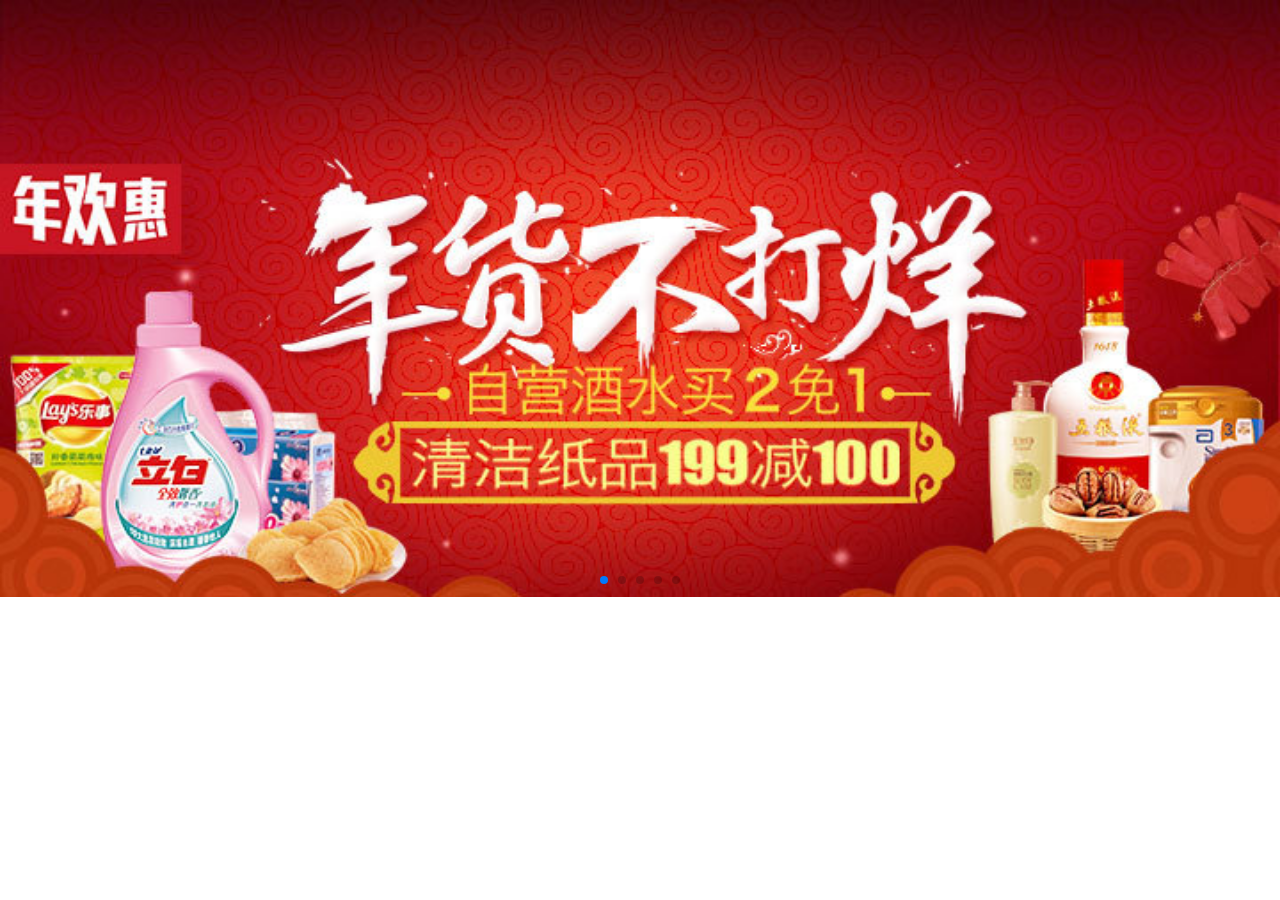
<file: 移动端/SWIPER/5、轮播图.html>
<!DOCTYPE html>
<html>
<head>
    <meta charset="UTF-8">
    <meta name="viewport"
          content="width=device-width, user-scalable=no, initial-scale=1.0, maximum-scale=1.0, minimum-scale=1.0"/>
    <title>珠峰培训</title>
    <link charset="utf-8" type="text/css" rel="stylesheet" href="css/reset.min.css"/>
    <link charset="utf-8" type="text/css" rel="stylesheet" href="css/swiper.min.css"/>
    <style type="text/css">
        html, body {
            width: 100%;
            overflow-x: hidden;
        }

        html {
            font-size: 100px;
        }

        .swiper-container {
            height: 3.5rem;
        }

        .swiper-slide {
            height: 100%;
        }

        .swiper-slide img {
            display: block;
            width: 100%;
            height: 100%;
        }
    </style>
</head>
<body>
<div class="swiper-container">
    <div class="swiper-wrapper">
        <div class="swiper-slide">
            <img src="img/banner/banner1.jpg"/>
        </div>
        <div class="swiper-slide">
            <img src="img/banner/banner2.jpg"/>
        </div>
        <div class="swiper-slide">
            <img src="img/banner/banner3.jpg"/>
        </div>
        <div class="swiper-slide">
            <img src="img/banner/banner4.jpg"/>
        </div>
        <div class="swiper-slide">
            <img src="img/banner/banner5.jpg"/>
        </div>
    </div>
    <div class="swiper-pagination"></div>
</div>
<script charset="utf-8" type="text/javascript" src="js/swiper.min.js"></script>
<script type="text/javascript">
    //->动态计算REM的值
    ~function () {
        var winW = document.documentElement.clientWidth;
        document.documentElement.style.fontSize = winW / 750 * 100 + "px";
    }();

    //->初始化Swiper
    var s = new Swiper(".swiper-container", {
        loop: true,//->运动到最后一张可以实现无缝衔接
        autoplay: 1000,//->每隔3000ms自动轮播
        autoplayDisableOnInteraction: false,//->手动切换完成后,继续自动轮播,默认是false,切换完成就停止自动了
        pagination: ".swiper-pagination",//->设置分页器
        speed: 500//->切换的速度,默认是300ms
    });
</script>
</body>
</html>
</file>
<file: 移动端/上下场景转换/index.css>
*{
    margin: 0;
    padding: 0;
    list-style: none;
}

html,body{
    width: 100%;
    height: 100%;
    overflow: hidden;
}
#main{
    width: 640px;
    height: 960px;
    position: absolute;
    left:50%;
    top: 0;
    margin-left:-320px;
    transform-origin: top;
    -webkit-transform-origin: top;
}
#list li{
    width: 100%;
    height: 100%;
    position: absolute;
    top: 0;
    left: 0;
    background-size: cover;
    background-repeat: no-repeat;
}
#list li:nth-child(1){
    background-image: url("../images/b.png") ;
}

#list li:nth-child(2){
    background-image: url("../images/c.png");
}

#list li:nth-child(3){
    background-image: url("../images/d.png");
}

#list li:nth-child(4){
    background-image: url("../images/e.png");
}

.zIndex{
    z-index: 5;
}
</file>
<file: 移动端/微信场景应用/demo1/css/index.css>
html, body {
    width: 100%;
    height: 100%;
    overflow-x: hidden;
}

.box {
    position: relative;
    left: 0;
    height: 100%;

    /*--设置过渡动画--*/
    -webkit-transition: all .5s;
    -moz-transition: all .5s;
    -ms-transition: all .5s;
    -o-transition: all .5s;
    transition: all .5s;
}

.con {
    position: absolute;
    top: 0;
    left: 0;
    width: 100%;
}

/*--rightMenu start--*/
.rightMenu {
    position: absolute;
    top: 0;
    right: -50%;
    width: 50%;
    height: 100%;
    background: #fff;
    border-left: 1px solid #ddd;
}

@media all and (max-width: 770px) {
    .rightMenu {
        right: -100%;
        width: 100%;
    }
}

.rightMenu h2 {
    padding: 10px 20px 0;
    height: 38px;
    line-height: 38px;
    border-bottom: 2px solid #3333ff;
}

.rightMenu h2 span, .rightMenu h2 i {
    display: block;
    height: 100%;
    line-height: 38px;
}

.rightMenu h2 span {
    float: left;
    color: #cc0000;
    font-weight: normal;
}

.rightMenu h2 i {
    float: right;
    margin-top: 12px;
    width: 15px;
    height: 14px;
    background: url("../img/nav_005.png") no-repeat;
    cursor: pointer;
}

.rightMenu li {
    position: relative;
    padding: 9px 20px;
    height: 28px;
    line-height: 28px;
    font-size: 16px;
    border-bottom: 1px solid #ededed;
    cursor: pointer;
}

.rightMenu li i {
    position: absolute;
    top: 16px;
    right: 20px;
    width: 10px;
    height: 14px;
    background: url("../img/nav_004.png") no-repeat;
}

.rightMenu li:hover, .rightMenu li:active {
    background: #ececff;
}

/*--nav start--*/
.nav {
    height: 36px;
    background: #5D5D58;
}

.nav ul {
    margin: 0 4%;
}

.nav ul li {
    float: left;
}

.nav ul li a {
    display: block;
    padding: 0 15px;
    height: 36px;
    line-height: 36px;
    text-align: center;
    font-size: 16px;
    color: #ccc;
}

.nav ul li a:hover {
    background: #333;
}

.nav ul li.bg a {
    color: #333;
    background: #fff;
}

/*--header start--*/
.header {
    height: 80px;
    background: #fff;
    border-bottom: 1px solid #ddd;
}

.header div {
    margin: 0 4%;
}

.header .logo {
    float: left;
    margin-top: 20px;
    width: 167px;
    height: 40px;
}

.header .login {
    float: right;
    margin-top: 12px;
    width: 342px;
    height: 56px;
}

/*--headerSmall start--*/
.headerSmall {
    display: none;
    height: 60px;
    border-bottom: 1px solid #ccc;
}

.headerSmall div {
    margin: 0 15px;
}

.headerSmall .logo {
    float: left;
    margin-top: 10px;
    width: 167px;
    height: 40px;
}

.headerSmall .search, .headerSmall .menu {
    float: right;
    cursor: pointer;
}

.headerSmall .search {
    margin-top: 19px;
    width: 23px;
    height: 22px;
}

.headerSmall .menu {
    margin: 22.5px 0 0 30px;
    width: 20px;
    height: 15px;
}

/*--说明当前的屏幕小于等于960PX宽度--*/
@media all and (max-width: 960px) {
    .nav, .header {
        display: none;
    }

    .headerSmall {
        display: block;
    }
}

/*--list start--*/
.proList {
    margin: 0 4%;
}

.proList li {
    float: left;
    margin-top: 20px;
    width: 30.333%;
}

.proList li.proLi1 {
    float: left;
    padding-right: 3%;
}

.proList li.proLi2 {
    float: left;
    padding: 0 1.5%;
}

.proList li.proLi3 {
    float: right;
    padding-left: 3%;
}

.proList li img {
    display: block;
    width: 100%;
}

.proList li .title {
    margin: 12px 0 6px 0;
    height: 28px;
    line-height: 28px;
    font-size: 18px;
    /*--超出的文字裁切--*/
    text-overflow: ellipsis;
    white-space: nowrap;
    overflow: hidden;
}

.proList li .des {
    font-size: 14px;
    line-height: 25px;
}

@media all and (max-width: 770px) {
    .proList {
        margin: 0 15px;
    }

    .proList li {
        width: 100%;
    }

    .proList li.proLi1, .proList li.proLi2, .proList li.proLi3 {
        padding: 0;
    }
}
</file>
<file: 移动端/微信场景应用/css/index.css>
@charset "utf-8";
html {
    font-size: 100px;
}

html, body, .swiper-container, .swiper-slide {
    width: 100%;
    height: 100%;
    overflow: hidden;
}

/*--music start--*/
.music {
    display: none;
    position: absolute;
    top: .2rem;
    right: .2rem;
    z-index: 100;
    width: .6rem;
    height: .6rem;
    background: url("../audioFile/music.svg") no-repeat;
    background-size: 100% 100%;
}

.music.move {
    -webkit-animation: musicMove 1s linear infinite both;
    animation: musicMove 1s linear infinite both;
}

.move .musicAudio {
    display: none;
}

@-webkit-keyframes musicMove {
    0% {
        -webkit-transform: rotate(0deg);
        transform: rotate(0deg);
    }
    100% {
        -webkit-transform: rotate(360deg);
        transform: rotate(360deg);
    }
}

@keyframes musicMove {
    0% {
        -webkit-transform: rotate(0deg);
        transform: rotate(0deg);
    }
    100% {
        -webkit-transform: rotate(360deg);
        transform: rotate(360deg);
    }
}

.swiper-slide {
    position: relative;
}

/*--page1 start--*/
.page1 {
    background: url("../img/bg1.jpg") no-repeat;
    background-size: cover;
}

.page1 > img {
    position: absolute;
    opacity: 0;
}

.page1 > img:nth-child(1) {
    top: .28rem;
    left: 2rem;
    width: .96rem;
    height: 2.32rem;
}

.page1 > img:nth-child(2) {
    top: .28rem;
    right: 0;
    width: 3.7rem;
    height: 6rem;
}

.page1 > img:nth-child(3) {
    bottom: .8rem;
    left: .5rem;
    width: 5.5rem;
    height: 5.12rem;
}

.page1 > img:nth-child(4) {
    bottom: 0;
    left: -1.6rem;
    width: 7.86rem;
    height: 5.88rem;
}

/*--开始的时候每一页是存在ID的,我想实现的是只要给每页加上对应的ID,就让每一页里面的子元素开始运动--*/
#page1 > img:nth-child(1) {
    -webkit-animation: bounceInLeft 1s both;
    animation: bounceInLeft 1s both;
}

#page1 > img:nth-child(2) {
    -webkit-animation: bounceInRight 1s .3s both;
    animation: bounceInRight 1s .3s both;
}

#page1 > img:nth-child(3) {
    -webkit-animation: bounceInUp 1s .6s both;
    animation: bounceInUp 1s .6s both;
}

#page1 > img:nth-child(4) {
    -webkit-animation: bounceInUp 1s .9s both;
    animation: bounceInUp 1s .9s both;
}

/*--page2 start--*/
.page2 {
    background: url("../img/bg2.jpg") no-repeat;
    background-size: cover;
}

.page2 > img {
    position: absolute;
    opacity: 0;
}

.page2 > img:nth-child(1) {
    top: 0;
    left: 0;
    width: 3.4rem;
    height: 1.74rem;
}

.page2 > img:not(:first-child) {
    top: 2.5rem;
    width: .61rem;
    height: 6.38rem;
}

.page2 > img:nth-child(2) {
    left: 4.5rem;
}

.page2 > img:nth-child(3) {
    left: 3rem;
}

.page2 > img:nth-child(4) {
    left: 1.48rem;
}

#page2 > img:nth-child(1) {
    -webkit-animation: bounceInLeft 1s both;
    animation: bounceInLeft 1s both;
}

#page2 > img:nth-child(2) {
    -webkit-animation: zoomIn 1s .3s both;
    animation: zoomIn 1s .3s both;
}

#page2 > img:nth-child(3) {
    -webkit-animation: zoomIn 1s .6s both;
    animation: zoomIn 1s .6s both;
}

#page2 > img:nth-child(4) {
    -webkit-animation: zoomIn 1s .9s both;
    animation: zoomIn 1s .9s both;
}

/*--以下是CSS3动画--*/
@-webkit-keyframes bounceInLeft {
    from, 60%, 75%, 90%, to {
        -webkit-animation-timing-function: cubic-bezier(0.215, 0.610, 0.355, 1.000);
        animation-timing-function: cubic-bezier(0.215, 0.610, 0.355, 1.000);
    }

    0% {
        opacity: 0;
        -webkit-transform: translate3d(-3000px, 0, 0);
        transform: translate3d(-3000px, 0, 0);
    }

    60% {
        opacity: 1;
        -webkit-transform: translate3d(25px, 0, 0);
        transform: translate3d(25px, 0, 0);
    }

    75% {
        -webkit-transform: translate3d(-10px, 0, 0);
        transform: translate3d(-10px, 0, 0);
    }

    90% {
        -webkit-transform: translate3d(5px, 0, 0);
        transform: translate3d(5px, 0, 0);
    }

    to {
        -webkit-transform: none;
        transform: none;
        opacity: 1;
    }
}

@keyframes bounceInLeft {
    from, 60%, 75%, 90%, to {
        -webkit-animation-timing-function: cubic-bezier(0.215, 0.610, 0.355, 1.000);
        animation-timing-function: cubic-bezier(0.215, 0.610, 0.355, 1.000);
    }

    0% {
        opacity: 0;
        -webkit-transform: translate3d(-3000px, 0, 0);
        transform: translate3d(-3000px, 0, 0);
    }

    60% {
        opacity: 1;
        -webkit-transform: translate3d(25px, 0, 0);
        transform: translate3d(25px, 0, 0);
    }

    75% {
        -webkit-transform: translate3d(-10px, 0, 0);
        transform: translate3d(-10px, 0, 0);
    }

    90% {
        -webkit-transform: translate3d(5px, 0, 0);
        transform: translate3d(5px, 0, 0);
    }

    to {
        -webkit-transform: none;
        transform: none;
        opacity: 1;
    }
}

@-webkit-keyframes bounceInRight {
    from, 60%, 75%, 90%, to {
        -webkit-animation-timing-function: cubic-bezier(0.215, 0.610, 0.355, 1.000);
        animation-timing-function: cubic-bezier(0.215, 0.610, 0.355, 1.000);
    }

    from {
        opacity: 0;
        -webkit-transform: translate3d(3000px, 0, 0);
        transform: translate3d(3000px, 0, 0);
    }

    60% {
        opacity: 1;
        -webkit-transform: translate3d(-25px, 0, 0);
        transform: translate3d(-25px, 0, 0);
    }

    75% {
        -webkit-transform: translate3d(10px, 0, 0);
        transform: translate3d(10px, 0, 0);
    }

    90% {
        -webkit-transform: translate3d(-5px, 0, 0);
        transform: translate3d(-5px, 0, 0);
    }

    to {
        -webkit-transform: none;
        transform: none;
        opacity: 1;
    }
}

@keyframes bounceInRight {
    from, 60%, 75%, 90%, to {
        -webkit-animation-timing-function: cubic-bezier(0.215, 0.610, 0.355, 1.000);
        animation-timing-function: cubic-bezier(0.215, 0.610, 0.355, 1.000);
    }

    from {
        opacity: 0;
        -webkit-transform: translate3d(3000px, 0, 0);
        transform: translate3d(3000px, 0, 0);
    }

    60% {
        opacity: 1;
        -webkit-transform: translate3d(-25px, 0, 0);
        transform: translate3d(-25px, 0, 0);
    }

    75% {
        -webkit-transform: translate3d(10px, 0, 0);
        transform: translate3d(10px, 0, 0);
    }

    90% {
        -webkit-transform: translate3d(-5px, 0, 0);
        transform: translate3d(-5px, 0, 0);
    }

    to {
        -webkit-transform: none;
        transform: none;
        opacity: 1;
    }
}

@-webkit-keyframes bounceInUp {
    from, 60%, 75%, 90%, to {
        -webkit-animation-timing-function: cubic-bezier(0.215, 0.610, 0.355, 1.000);
        animation-timing-function: cubic-bezier(0.215, 0.610, 0.355, 1.000);
    }

    from {
        opacity: 0;
        -webkit-transform: translate3d(0, 3000px, 0);
        transform: translate3d(0, 3000px, 0);
    }

    60% {
        opacity: 1;
        -webkit-transform: translate3d(0, -20px, 0);
        transform: translate3d(0, -20px, 0);
    }

    75% {
        -webkit-transform: translate3d(0, 10px, 0);
        transform: translate3d(0, 10px, 0);
    }

    90% {
        -webkit-transform: translate3d(0, -5px, 0);
        transform: translate3d(0, -5px, 0);
    }

    to {
        -webkit-transform: translate3d(0, 0, 0);
        transform: translate3d(0, 0, 0);
        opacity: 1;
    }
}

@keyframes bounceInUp {
    from, 60%, 75%, 90%, to {
        -webkit-animation-timing-function: cubic-bezier(0.215, 0.610, 0.355, 1.000);
        animation-timing-function: cubic-bezier(0.215, 0.610, 0.355, 1.000);
    }

    from {
        opacity: 0;
        -webkit-transform: translate3d(0, 3000px, 0);
        transform: translate3d(0, 3000px, 0);
    }

    60% {
        opacity: 1;
        -webkit-transform: translate3d(0, -20px, 0);
        transform: translate3d(0, -20px, 0);
    }

    75% {
        -webkit-transform: translate3d(0, 10px, 0);
        transform: translate3d(0, 10px, 0);
    }

    90% {
        -webkit-transform: translate3d(0, -5px, 0);
        transform: translate3d(0, -5px, 0);
    }

    to {
        -webkit-transform: translate3d(0, 0, 0);
        transform: translate3d(0, 0, 0);
        opacity: 1;
    }
}

@-webkit-keyframes zoomIn {
    from {
        opacity: 0;
        -webkit-transform: scale3d(.3, .3, .3);
        transform: scale3d(.3, .3, .3);
    }

    50% {
        opacity: 1;
    }

    to {
        opacity: 1;
    }
}

@keyframes zoomIn {
    from {
        opacity: 0;
        -webkit-transform: scale3d(.3, .3, .3);
        transform: scale3d(.3, .3, .3);
    }

    50% {
        opacity: 1;
    }

    to {
        opacity: 1;
    }
}
</file>
